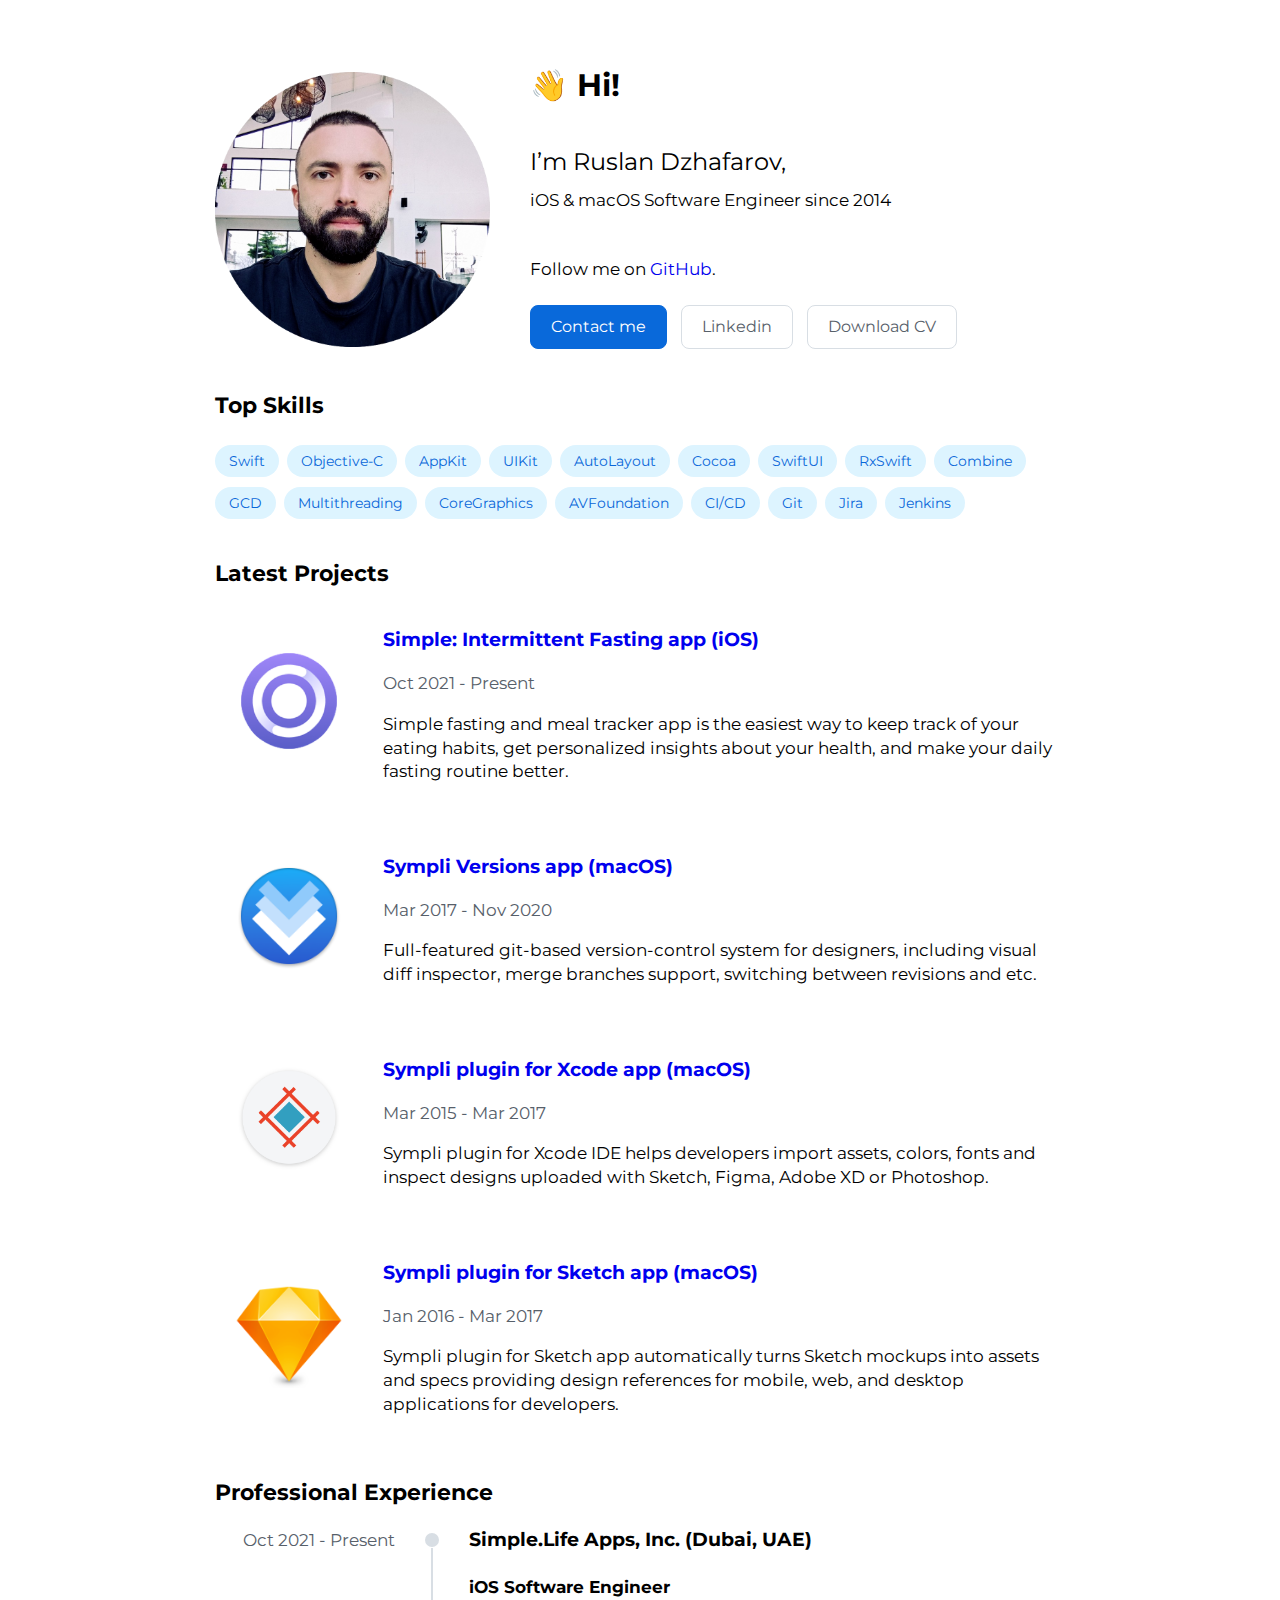
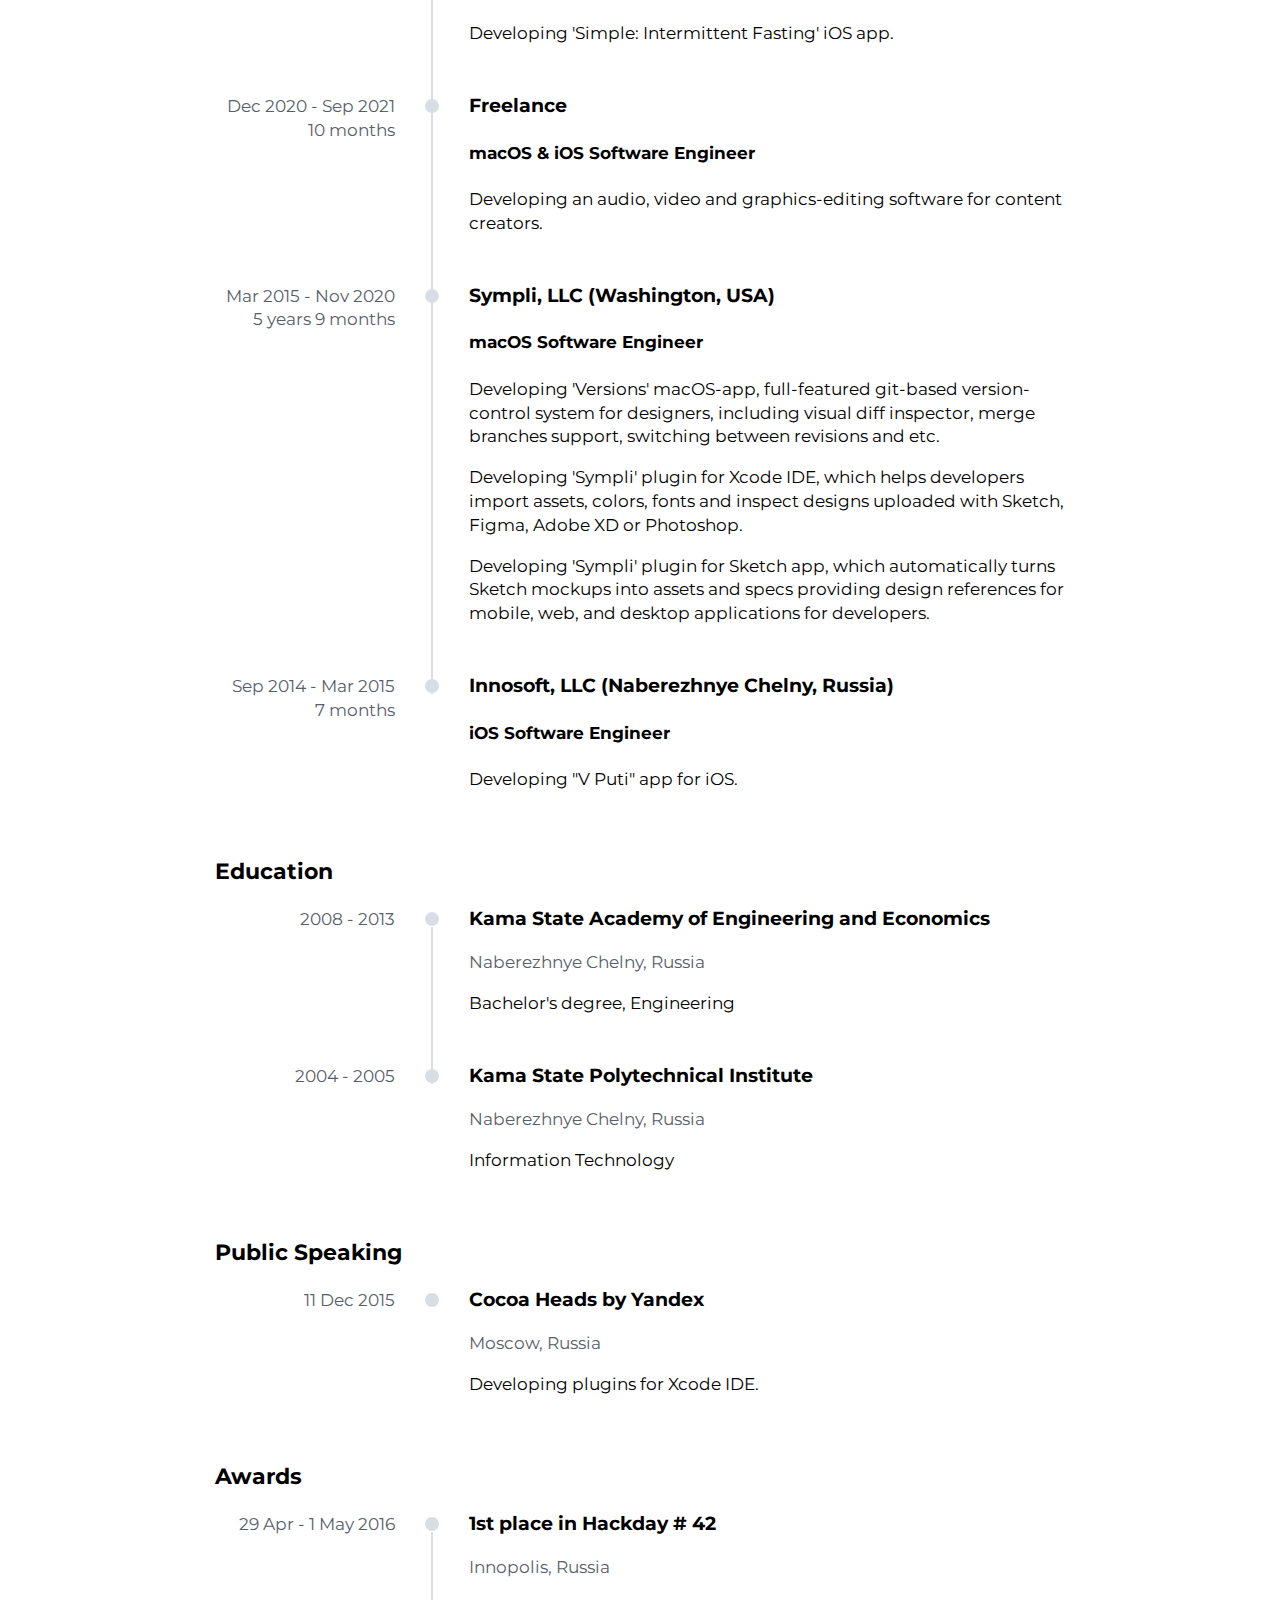
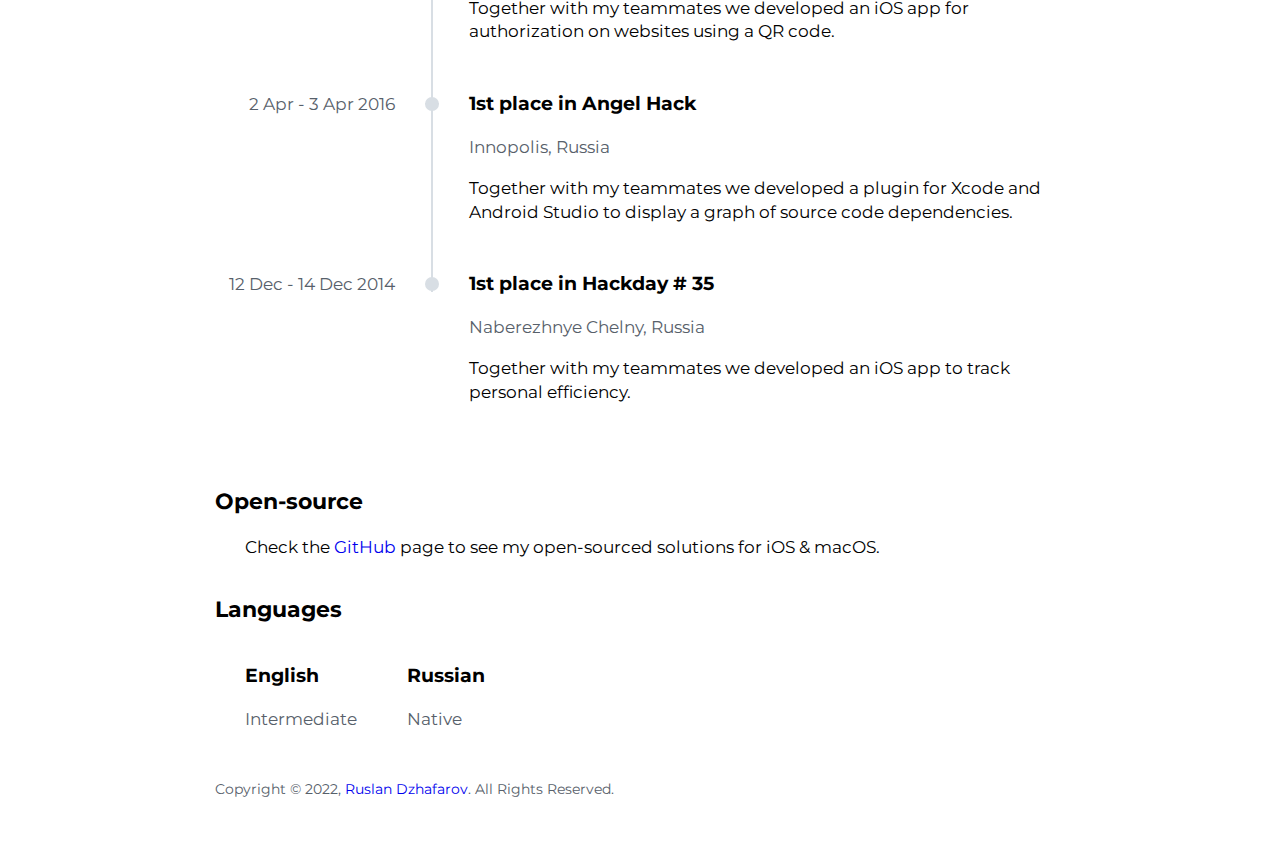
<file: index.html>
<!DOCTYPE html>
<html lang="en">
<head>
	<meta charset="utf-8">
    <meta http-equiv="X-UA-Compatible" content="IE=edge">
    <meta name="viewport" content="width=device-width, initial-scale=1">
    <title>Ruslan Dzhafarov, iOS & macOS Dev</title>
    <meta name="author" content="Ruslan Dzhafarov">
    <meta name="description" content="Ruslan Dzhafarov, a iOS & macOS Software Engineer.">
    <link href="style.css" rel="stylesheet">
    <link href="https://fonts.googleapis.com/css?family=Montserrat:400" rel="stylesheet">
</head>
<html>
	<body>
		<div class="container">
			<!-- Header -->
			<header class="display_flex align-items-center">
				<div class="photo">
					<img src="img/profile.png" alt="" width="275pt" height="275pt">
				</div>

				<div>
					<h1>👋 Hi!</h1>
					<div class="header-name">
						<p class="title">I’m Ruslan Dzhafarov,</p>
						<p>iOS & macOS Software Engineer since 2014</p>
					</div>

					<div class="padding-top-rem">
						<p>Follow me on <a href="https://github.com/russelldzhafarov">GitHub</a>.</p>
					</div>

					<div>
						<a class="btn btn-primary" href="mailto:russell.dzhafarov@gmail.com">Contact me</a>
						<a class="btn btn-secondary" href="https://www.linkedin.com/in/russelldzhafarov">Linkedin</a>
						<a class="btn btn-secondary" href="rus_dzhafarov.pdf">Download CV</a>
					</div>
				</div>
        	</header>

			<!-- Keywords -->
			<section>
				<h2 class="padding-top-rem">Top Skills</h2>
				<div>
					<a class="topic-tag" href="#">Swift</a>
					<a class="topic-tag" href="#">Objective-C</a>
					<a class="topic-tag" href="#">AppKit</a>
					<a class="topic-tag" href="#">UIKit</a>
					<a class="topic-tag" href="#">AutoLayout</a>
					<a class="topic-tag" href="#">Cocoa</a>
					<a class="topic-tag" href="#">SwiftUI</a>
					<a class="topic-tag" href="#">RxSwift</a>
					<a class="topic-tag" href="#">Combine</a>
					<a class="topic-tag" href="#">GCD</a>
					<a class="topic-tag" href="#">Multithreading</a>
					<a class="topic-tag" href="#">CoreGraphics</a>
					<a class="topic-tag" href="#">AVFoundation</a>
					<a class="topic-tag" href="#">CI/CD</a>
					<a class="topic-tag" href="#">Git</a>
					<a class="topic-tag" href="#">Jira</a>
					<a class="topic-tag" href="#">Jenkins</a>
				</div>
			</section>

			<section>
				<h2 class="padding-top-rem">Latest Projects</h2>
				<div>
					<div class="display_flex align-items-center">
						<div class="app-icon">
							<a href="https://app.appsflyer.com/id1467720176">
								<img src="img/simple@2x.png" alt="Simple: Intermittent Fasting" width="108pt" height="108pt">
							</a>
						</div>
						<div>
							<h3><a href="https://app.appsflyer.com/id1467720176">Simple: Intermittent Fasting app (iOS)</a></h3>
							<p class="date">Oct 2021 - Present</p>
							<p>Simple fasting and meal tracker app is the easiest way to keep track of your eating habits, get personalized insights about your health, and make your daily fasting routine better.</p>
						</div>
					</div>

					<div class="display_flex align-items-center app-padding-top">
						<div class="app-icon">
							<a href="https://sympli.io/versions">
								<img src="img/versions@2x.png" alt="Sympli Versions app for macOS" width="108pt" height="108pt">
							</a>
						</div>
						<div>
							<h3><a href="https://sympli.io/versions">Sympli Versions app (macOS)</a></h3>
							<p class="date">Mar 2017 - Nov 2020</p>
							<p>Full-featured git-based version-control system for designers, including visual diff inspector, merge branches support, switching between revisions and etc.</p>
						</div>
					</div>

					<div class="display_flex align-items-center app-padding-top">
						<div class="app-icon">
							<a href="https://sympli.io/handoff">
								<img src="img/sympli@2x.png" alt="Sympli plugin for Xcode app" width="108pt" height="108pt">
							</a>
						</div>
						<div>
							<h3><a href="https://sympli.io/handoff">Sympli plugin for Xcode app (macOS)</a></h3>
							<p class="date">Mar 2015 - Mar 2017</p>
							<p>Sympli plugin for Xcode IDE helps developers import assets, colors, fonts and inspect designs uploaded with Sketch, Figma, Adobe XD or Photoshop.</p>
						</div>
					</div>

					<div class="display_flex align-items-center app-padding-top">
						<div class="app-icon">
							<a href="https://sympli.io/handoff">
								<img src="img/sketch@2x.png" alt="Sympli plugin for Sketch app" width="108pt" height="108pt">
							</a>
						</div>
						<div>
							<h3><a href="https://sympli.io/handoff">Sympli plugin for Sketch app (macOS)</a></h3>
							<p class="date">Jan 2016 - Mar 2017</p>
							<p>Sympli plugin for Sketch app automatically turns Sketch mockups into assets and specs providing design references for mobile, web, and desktop applications for developers.</p>
						</div>
					</div>
				</div>
			</section>

			<!-- Experience -->
			<section>
				<div>
					<h2 class="padding-top">Professional Experience</h2>

					<div class="t__sections">
						<div class="t__content">
							<div class="t__data">
								<div class="t__date">
									<div>Oct 2021 - Present</div>
								</div>

								<div>
									<span class="t__bullet"></span>
									<span class="t__line"></span>
								</div>

								<div class="t__info">
									<h3 class="t__title">Simple.Life Apps, Inc. (Dubai, UAE)</h3>
									<h4>iOS Software Engineer</h4>
									<p>Developing 'Simple: Intermittent Fasting' iOS app.</p>
								</div>
							</div>

							<div class="t__data">
								<div class="t__date">
									<div>Dec 2020 - Sep 2021</div>
									<div>10 months</div>
								</div>

								<div>
									<span class="t__bullet"></span>
									<span class="t__line"></span>
								</div>

								<div class="t__info">
									<h3 class="t__title">Freelance</h3>
									<h4>macOS & iOS Software Engineer</h4>
									<p>Developing an audio, video and graphics-editing software for content creators.</p>
								</div>
							</div>

							<div class="t__data">
								<div class="t__date">
									<div>Mar 2015 - Nov 2020</div>
									<div>5 years 9 months</div>
								</div>

								<div>
									<span class="t__bullet"></span>
									<span class="t__line"></span>
								</div>

								<div class="t__info">
									<h3 class="t__title">Sympli, LLC (Washington, USA)</h3>
									<h4>macOS Software Engineer</h4>
									<p>Developing 'Versions' macOS-app, full-featured git-based version-control system for designers, including visual diff inspector, merge branches support, switching between revisions and etc.</p>
									<p>Developing 'Sympli' plugin for Xcode IDE, which helps developers import assets, colors, fonts and inspect designs uploaded with Sketch, Figma, Adobe XD or Photoshop.</p>
									<p>Developing 'Sympli' plugin for Sketch app, which automatically turns Sketch mockups into assets and specs providing design references for mobile, web, and desktop applications for developers.</p>
								</div>
							</div>

							<div class="t__data">
								<div class="t__date">
									<div>Sep 2014 - Mar 2015</div>
									<div>7 months</div>
								</div>

								<div>
									<span class="t__bullet"></span>
								</div>

								<div class="t__info">
									<h3 class="t__title">Innosoft, LLC (Naberezhnye Chelny, Russia)</h3>
									<h4>iOS Software Engineer</h4>
									<p>Developing "V Puti" app for iOS.</p>
								</div>
							</div>

						</div>
					</div>
				</div>
			</section>

			<!-- Education -->
			<section>
				<h2>Education</h2>

				<div class="t__sections">
					<div class="t__content">

						<div class="t__data">
							<div class="t__date">2008 - 2013</div>

							<div>
								<span class="t__bullet"></span>
								<span class="t__line"></span>
							</div>

							<div class="t__info">
								<h3 class="t__title">Kama State Academy of Engineering and Economics</h3>
								<div class="t__subtitle">Naberezhnye Chelny, Russia</div>
								<p>Bachelor's degree, Engineering</p>
							</div>
						</div>

						<div class="t__data">
							<div class="t__date">2004 - 2005</div>

							<div>
								<span class="t__bullet"></span>
							</div>

							<div class="t__info">
								<h3 class="t__title">Kama State Polytechnical Institute</h3>
								<div class="t__subtitle">Naberezhnye Chelny, Russia</div>
								<p>Information Technology</p>
							</div>
						</div>

					</div>
				</div>

			</section>
	        
			<!-- Public Speaking -->
			<section>
				<h2>Public Speaking</h2>

				<div class="t__sections">
					<div class="t__content">

						<div class="t__data">
							<div class="t__date">11 Dec 2015</div>

							<div>
								<span class="t__bullet"></span>
							</div>

							<div class="t__info">
								<h3 class="t__title">Cocoa Heads by Yandex</h3>
								<div class="t__subtitle">Moscow, Russia</div>
								<p>Developing plugins for Xcode IDE.</p>
							</div>
						</div>

					</div>
				</div>
			</section>

			<!-- Awards -->
			<section>
				<h2>Awards</h2>

				<div class="t__sections">
					<div class="t__content">

						<div class="t__data">
							<div class="t__date">29 Apr - 1 May 2016</div>

							<div>
								<span class="t__bullet"></span>
								<span class="t__line"></span>
							</div>

							<div class="t__info">
								<h3 class="t__title">1st place in Hackday # 42</h3>
								<div class="t__subtitle">Innopolis, Russia</div>
								<p>Together with my teammates we developed an iOS app for authorization on websites using a QR code.</p>
							</div>
						</div>

						<div class="t__data">
							<div class="t__date">2 Apr - 3 Apr 2016</div>

							<div>
								<span class="t__bullet"></span>
								<span class="t__line"></span>
							</div>

							<div class="t__info">
								<h3 class="t__title">1st place in Angel Hack</h3>
								<div class="t__subtitle">Innopolis, Russia</div>
								<p>Together with my teammates we developed a plugin for Xcode and Android Studio to display a graph of source code dependencies.</p>
							</div>
						</div>

						<div class="t__data">
							<div class="t__date">12 Dec - 14 Dec 2014</div>

							<div>
								<span class="t__bullet"></span>
							</div>

							<div class="t__info">
								<h3 class="t__title">1st place in Hackday # 35</h3>
								<div class="t__subtitle">Naberezhnye Chelny, Russia</div>
								<p>Together with my teammates we developed an iOS app to track personal efficiency.</p>
							</div>
						</div>

					</div>
				</div>

			</section>

			<!-- Open-source -->
			<section>
				<h2 class="padding-top-rem">Open-source</h2>
				<p class="margin-left-30">Check the <a href="https://github.com/russelldzhafarov">GitHub</a> page to see my open-sourced solutions for iOS & macOS.</p>
			</section>

			<!-- Languages -->
			<section>
				<h2 class="padding-top-rem">Languages</h2>

				<div class="display_flex">

					<div class="margin-left-30">
						<h3>English</h3>
						<span class="subtitle_color">Intermediate</span>
					</div>

					<div class="margin-left-50">
						<h3>Russian</h3>
						<span class="subtitle_color">Native</span>
					</div>
				</div>
			</section>
			
			<!-- Footer -->
			<footer class="footer">
				<p>Copyright © 2022, <a href="https://russelldzhafarov.github.io">Ruslan Dzhafarov</a>. All Rights Reserved.</p>
			</footer>
		</div>
		
		<!-- Yandex.Metrika counter -->
		<script type="text/javascript" >
		   (function(m,e,t,r,i,k,a){m[i]=m[i]||function(){(m[i].a=m[i].a||[]).push(arguments)};
		   m[i].l=1*new Date();k=e.createElement(t),a=e.getElementsByTagName(t)[0],k.async=1,k.src=r,a.parentNode.insertBefore(k,a)})
		   (window, document, "script", "https://mc.yandex.ru/metrika/tag.js", "ym");

		   ym(85840035, "init", {
		        clickmap:true,
		        trackLinks:true,
		        accurateTrackBounce:true
		   });
		</script>
		<noscript><div><img src="https://mc.yandex.ru/watch/85840035" style="position:absolute; left:-9999px;" alt="" /></div></noscript>
		<!-- /Yandex.Metrika counter -->

	</body>
</html>
</file>
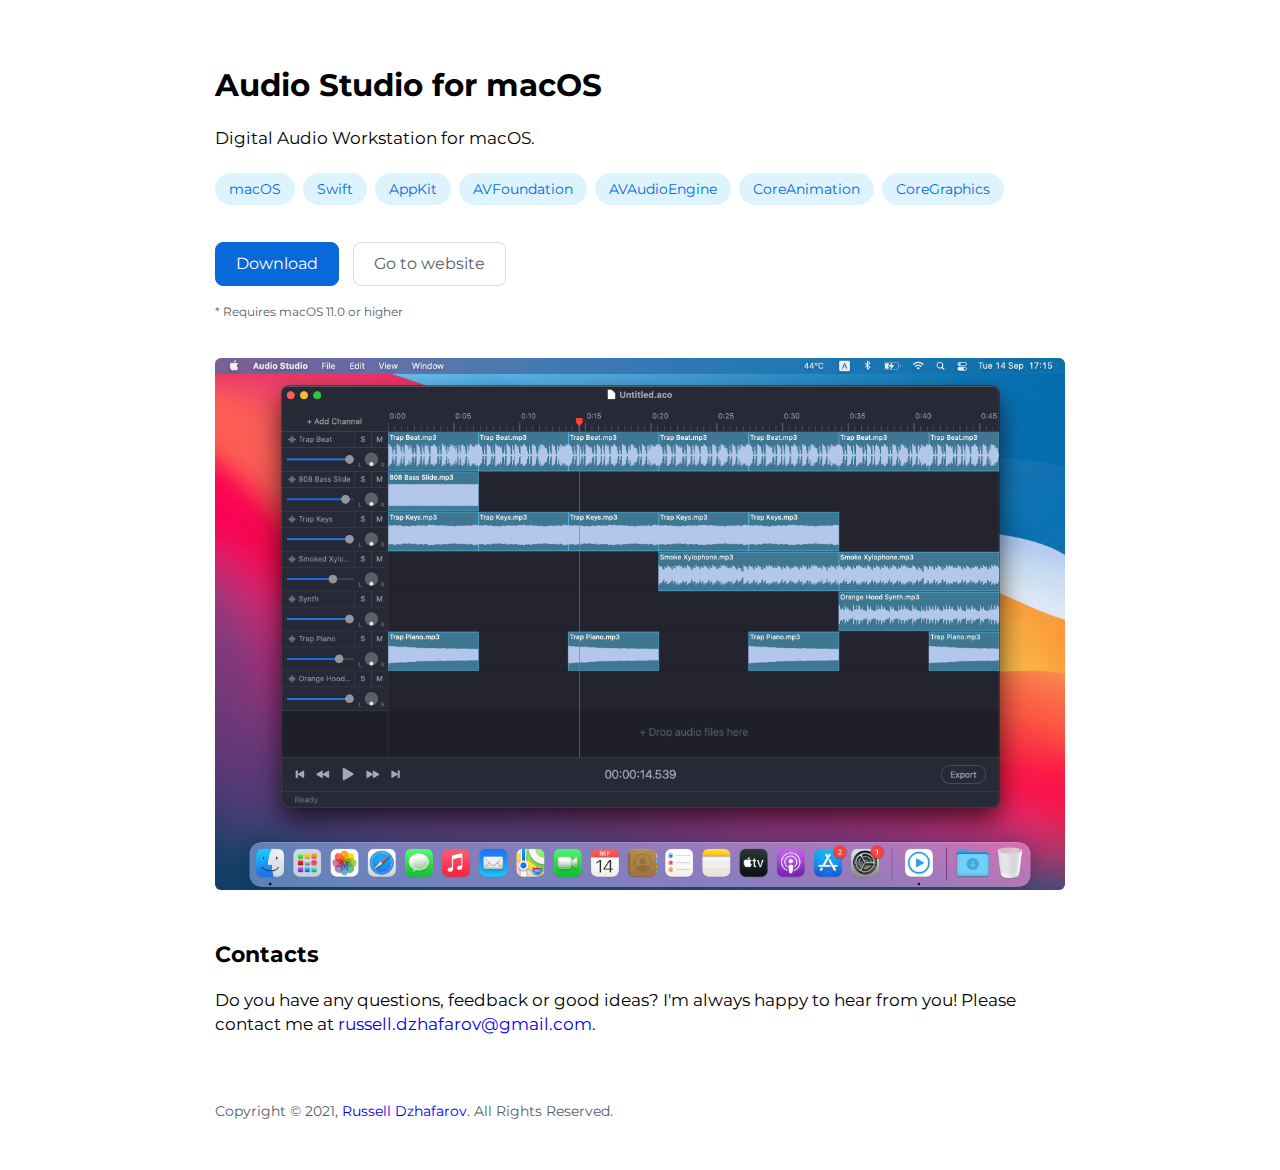
<file: astudio.html>
<!DOCTYPE html>
<html lang="en">
<head>
	<meta charset="utf-8">
    <meta http-equiv="X-UA-Compatible" content="IE=edge">
    <meta name="viewport" content="width=device-width, initial-scale=1">
    <title>Audio Studio for macOS</title>
    <meta name="author" content="Russell Dzhafarov">
    <meta name="description" content="Russell Dzhafarov, a macOS & iOS Software Engineer.">
    <link href="style.css" rel="stylesheet">
    <link href="https://fonts.googleapis.com/css?family=Montserrat:400" rel="stylesheet">
</head>
<html>
	<body>
		<div class="container">
			<header>
				<h1>Audio Studio for macOS</h1>
				<p>Digital Audio Workstation for macOS.</p>
			</header>

			<div>
				<a class="topic-tag" href="#">macOS</a>
				<a class="topic-tag" href="#">Swift</a>
				<a class="topic-tag" href="#">AppKit</a>
				<a class="topic-tag" href="#">AVFoundation</a>
				<a class="topic-tag" href="#">AVAudioEngine</a>
				<a class="topic-tag" href="#">CoreAnimation</a>
				<a class="topic-tag" href="#">CoreGraphics</a>
			</div>

			<div class="padding-top">
				<a class="btn btn-primary" href="https://github.com/russelldzhafarov/audio-studio-public/releases/download/v1.0.1/AudioStudio.zip">Download</a>
				<a class="btn btn-secondary" href="https://github.com/russelldzhafarov/audio-studio-public">Go to website</a>
				<p class="os">* Requires macOS 11.0 or higher</p>
			</div>

			<div class="rounded-corners padding-top">
				<img class="img rounded-corners" src="img/AudioStudio_1.png" alt="">
			</div>

			<div class="padding-top">
				<h2>Contacts</h2>
				<p>Do you have any questions, feedback or good ideas? I'm always happy to hear from you! Please contact me at <a href="mailto:russell.dzhafarov@gmail.com">russell.dzhafarov@gmail.com</a>.</p>
			</div>
			
			<!-- Footer -->
			<footer class="footer">
				<p>Copyright © 2021, <a href="https://russelldzhafarov.github.io">Russell Dzhafarov</a>. All Rights Reserved.</p>
			</footer>
		</div>

		<!-- Yandex.Metrika counter -->
		<script type="text/javascript" >
		   (function(m,e,t,r,i,k,a){m[i]=m[i]||function(){(m[i].a=m[i].a||[]).push(arguments)};
		   m[i].l=1*new Date();k=e.createElement(t),a=e.getElementsByTagName(t)[0],k.async=1,k.src=r,a.parentNode.insertBefore(k,a)})
		   (window, document, "script", "https://mc.yandex.ru/metrika/tag.js", "ym");

		   ym(85840035, "init", {
		        clickmap:true,
		        trackLinks:true,
		        accurateTrackBounce:true
		   });
		</script>
		<noscript><div><img src="https://mc.yandex.ru/watch/85840035" style="position:absolute; left:-9999px;" alt="" /></div></noscript>
		<!-- /Yandex.Metrika counter -->
	</body>
</html>
</file>
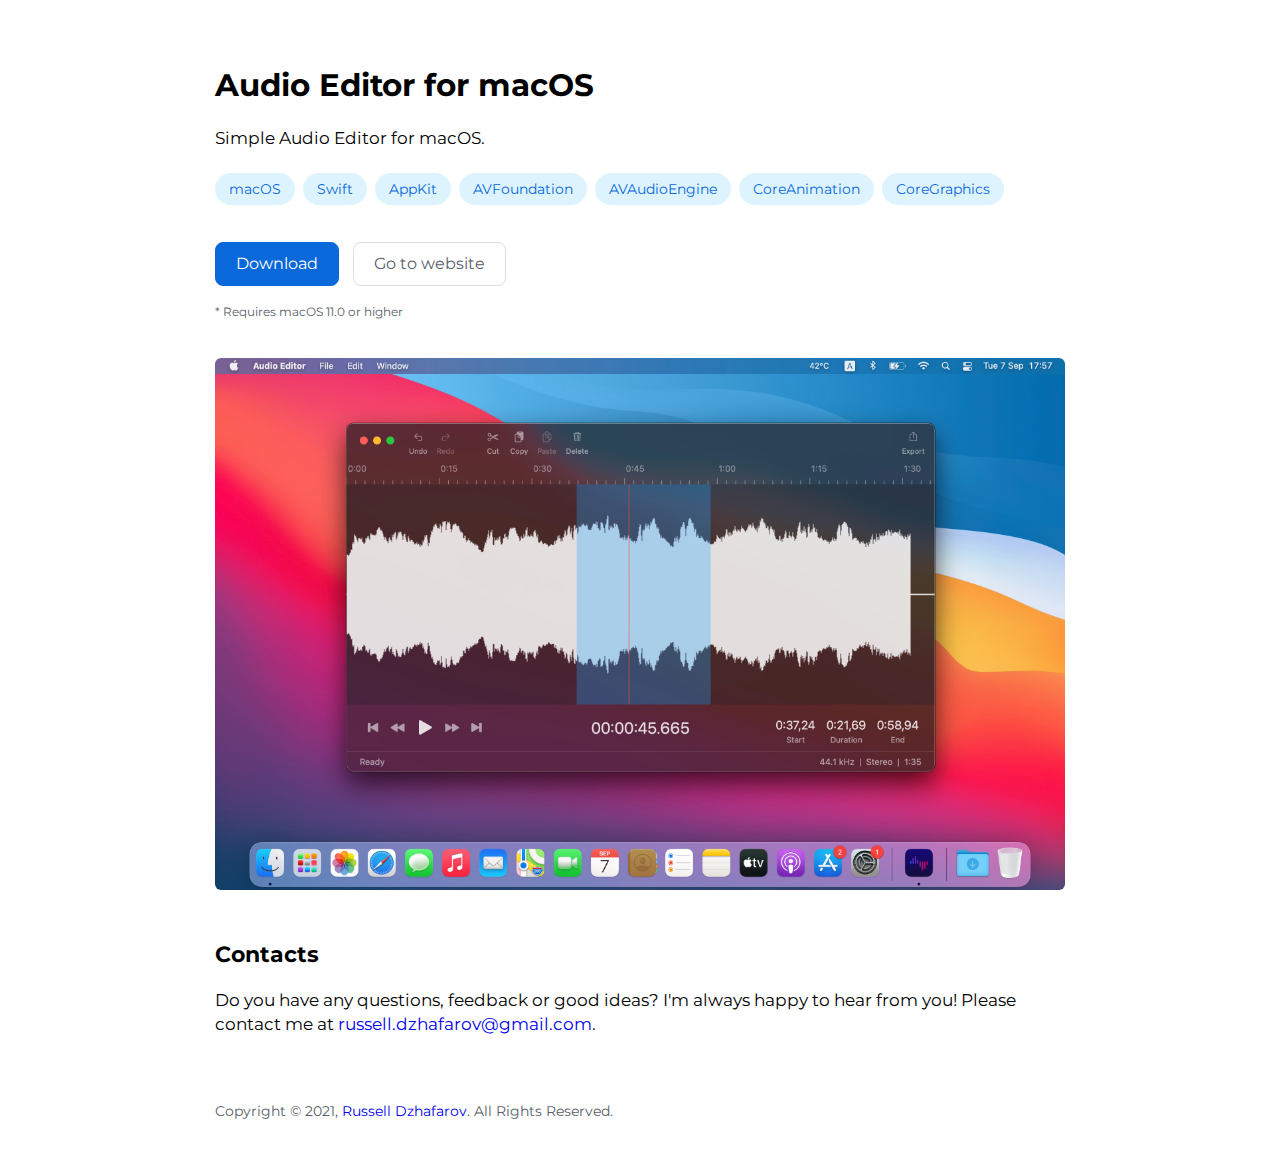
<file: audioeditor.html>
<!DOCTYPE html>
<html lang="en">
<head>
	<meta charset="utf-8">
    <meta http-equiv="X-UA-Compatible" content="IE=edge">
    <meta name="viewport" content="width=device-width, initial-scale=1">
    <title>Audio Editor for macOS</title>
    <meta name="author" content="Russell Dzhafarov">
    <meta name="description" content="Russell Dzhafarov, a macOS & iOS Software Engineer.">
    <link href="style.css" rel="stylesheet">
    <link href="https://fonts.googleapis.com/css?family=Montserrat:400" rel="stylesheet">
</head>
<html>
	<body>
		<div class="container">
			<header>
				<h1>Audio Editor for macOS</h1>
				<p>Simple Audio Editor for macOS.</p>
			</header>

			<div>
				<a class="topic-tag" href="#">macOS</a>
				<a class="topic-tag" href="#">Swift</a>
				<a class="topic-tag" href="#">AppKit</a>
				<a class="topic-tag" href="#">AVFoundation</a>
				<a class="topic-tag" href="#">AVAudioEngine</a>
				<a class="topic-tag" href="#">CoreAnimation</a>
				<a class="topic-tag" href="#">CoreGraphics</a>
			</div>

			<div class="padding-top">
				<a class="btn btn-primary" href="https://github.com/russelldzhafarov/audio-editor-public/releases/download/v1.0.1/AudioEditor.zip">Download</a>
				<a class="btn btn-secondary" href="https://github.com/russelldzhafarov/audio-editor-public">Go to website</a>
				<p class="os">* Requires macOS 11.0 or higher</p>
			</div>

			<div class="rounded-corners padding-top">
				<img class="img rounded-corners" src="img/AudioEditor.jpg" alt="">
			</div>

			<div class="padding-top">
				<h2>Contacts</h2>
				<p>Do you have any questions, feedback or good ideas? I'm always happy to hear from you! Please contact me at <a href="mailto:russell.dzhafarov@gmail.com">russell.dzhafarov@gmail.com</a>.</p>
			</div>
			
			<!-- Footer -->
			<footer class="footer">
				<p>Copyright © 2021, <a href="https://russelldzhafarov.github.io">Russell Dzhafarov</a>. All Rights Reserved.</p>
			</footer>
		</div>

		<!-- Yandex.Metrika counter -->
		<script type="text/javascript" >
		   (function(m,e,t,r,i,k,a){m[i]=m[i]||function(){(m[i].a=m[i].a||[]).push(arguments)};
		   m[i].l=1*new Date();k=e.createElement(t),a=e.getElementsByTagName(t)[0],k.async=1,k.src=r,a.parentNode.insertBefore(k,a)})
		   (window, document, "script", "https://mc.yandex.ru/metrika/tag.js", "ym");

		   ym(85840035, "init", {
		        clickmap:true,
		        trackLinks:true,
		        accurateTrackBounce:true
		   });
		</script>
		<noscript><div><img src="https://mc.yandex.ru/watch/85840035" style="position:absolute; left:-9999px;" alt="" /></div></noscript>
		<!-- /Yandex.Metrika counter -->
	</body>
</html>
</file>
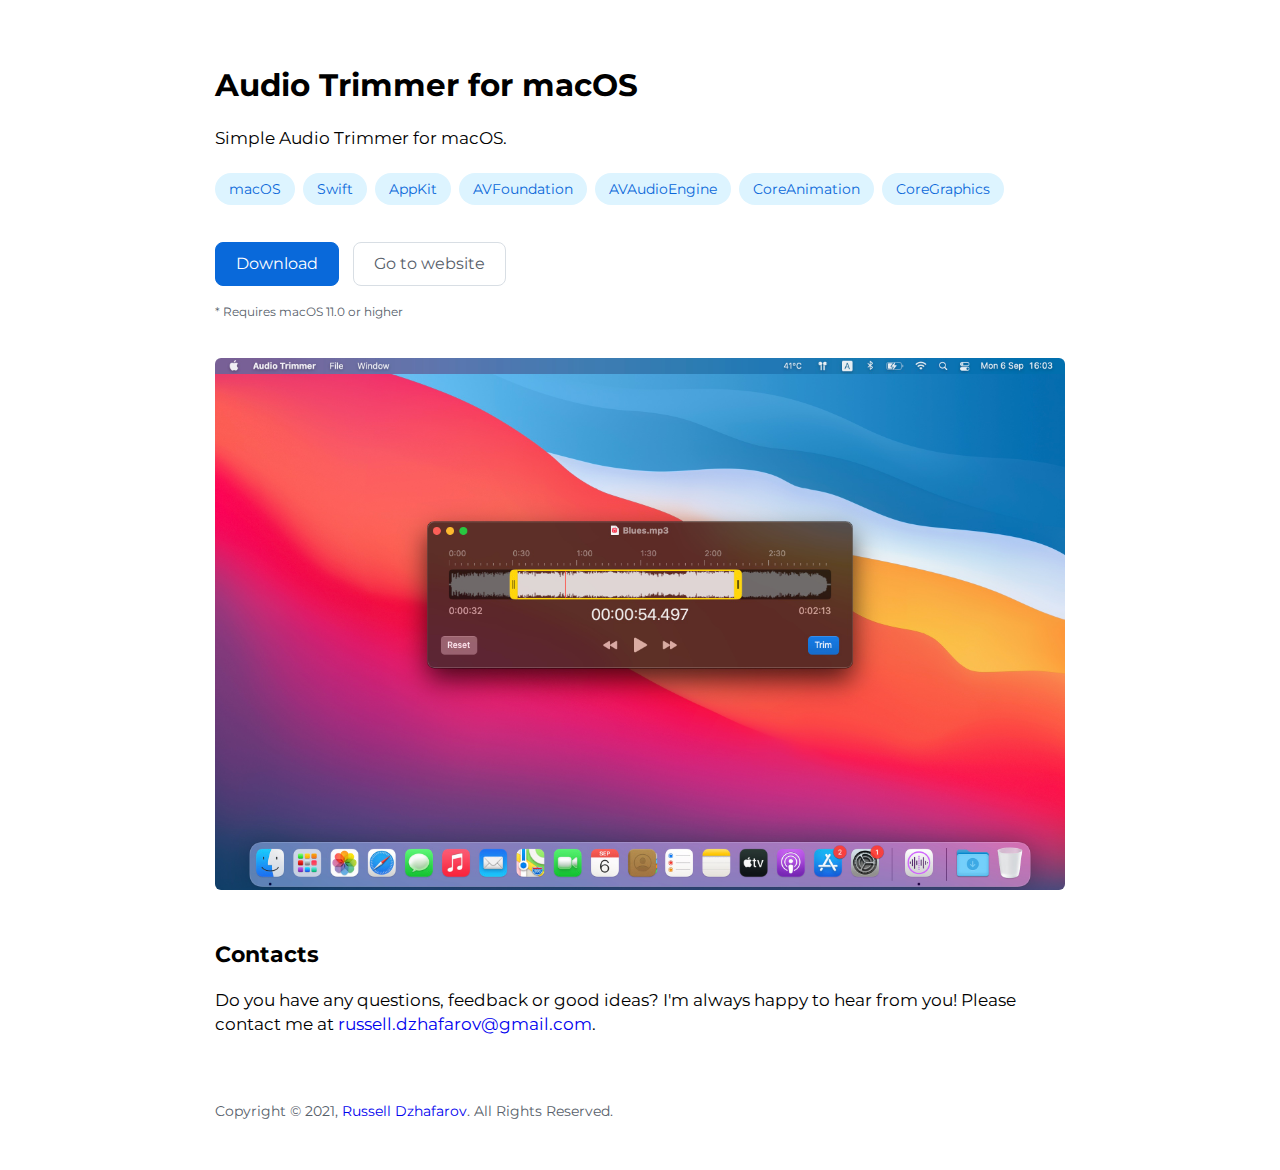
<file: audiotrimmer.html>
<!DOCTYPE html>
<html lang="en">
<head>
	<meta charset="utf-8">
    <meta http-equiv="X-UA-Compatible" content="IE=edge">
    <meta name="viewport" content="width=device-width, initial-scale=1">
    <title>Audio Trimmer for macOS</title>
    <meta name="author" content="Russell Dzhafarov">
    <meta name="description" content="Russell Dzhafarov, a macOS & iOS Software Engineer.">
    <link href="style.css" rel="stylesheet">
    <link href="https://fonts.googleapis.com/css?family=Montserrat:400" rel="stylesheet">
</head>
<html>
	<body>
		<div class="container">
			<header>
				<h1>Audio Trimmer for macOS</h1>
				<p>Simple Audio Trimmer for macOS.</p>
			</header>

			<div>
				<a class="topic-tag" href="#">macOS</a>
				<a class="topic-tag" href="#">Swift</a>
				<a class="topic-tag" href="#">AppKit</a>
				<a class="topic-tag" href="#">AVFoundation</a>
				<a class="topic-tag" href="#">AVAudioEngine</a>
				<a class="topic-tag" href="#">CoreAnimation</a>
				<a class="topic-tag" href="#">CoreGraphics</a>
			</div>

			<div class="padding-top">
				<a class="btn btn-primary" href="https://github.com/russelldzhafarov/audio-trimmer-macos/releases/download/v1.0.1/AudioTrimmer.zip">Download</a>
				<a class="btn btn-secondary" href="https://github.com/russelldzhafarov/audio-trimmer-macos">Go to website</a>
				<p class="os">* Requires macOS 11.0 or higher</p>
			</div>

			<div class="rounded-corners padding-top">
				<img class="img rounded-corners" src="img/AudioTrimmer.jpg" alt="">
			</div>

			<div class="padding-top">
				<h2>Contacts</h2>
				<p>Do you have any questions, feedback or good ideas? I'm always happy to hear from you! Please contact me at <a href="mailto:russell.dzhafarov@gmail.com">russell.dzhafarov@gmail.com</a>.</p>
			</div>
			
			<!-- Footer -->
			<footer class="footer">
				<p>Copyright © 2021, <a href="https://russelldzhafarov.github.io">Russell Dzhafarov</a>. All Rights Reserved.</p>
			</footer>
		</div>

		<!-- Yandex.Metrika counter -->
		<script type="text/javascript" >
		   (function(m,e,t,r,i,k,a){m[i]=m[i]||function(){(m[i].a=m[i].a||[]).push(arguments)};
		   m[i].l=1*new Date();k=e.createElement(t),a=e.getElementsByTagName(t)[0],k.async=1,k.src=r,a.parentNode.insertBefore(k,a)})
		   (window, document, "script", "https://mc.yandex.ru/metrika/tag.js", "ym");

		   ym(85840035, "init", {
		        clickmap:true,
		        trackLinks:true,
		        accurateTrackBounce:true
		   });
		</script>
		<noscript><div><img src="https://mc.yandex.ru/watch/85840035" style="position:absolute; left:-9999px;" alt="" /></div></noscript>
		<!-- /Yandex.Metrika counter -->
	</body>
</html>
</file>
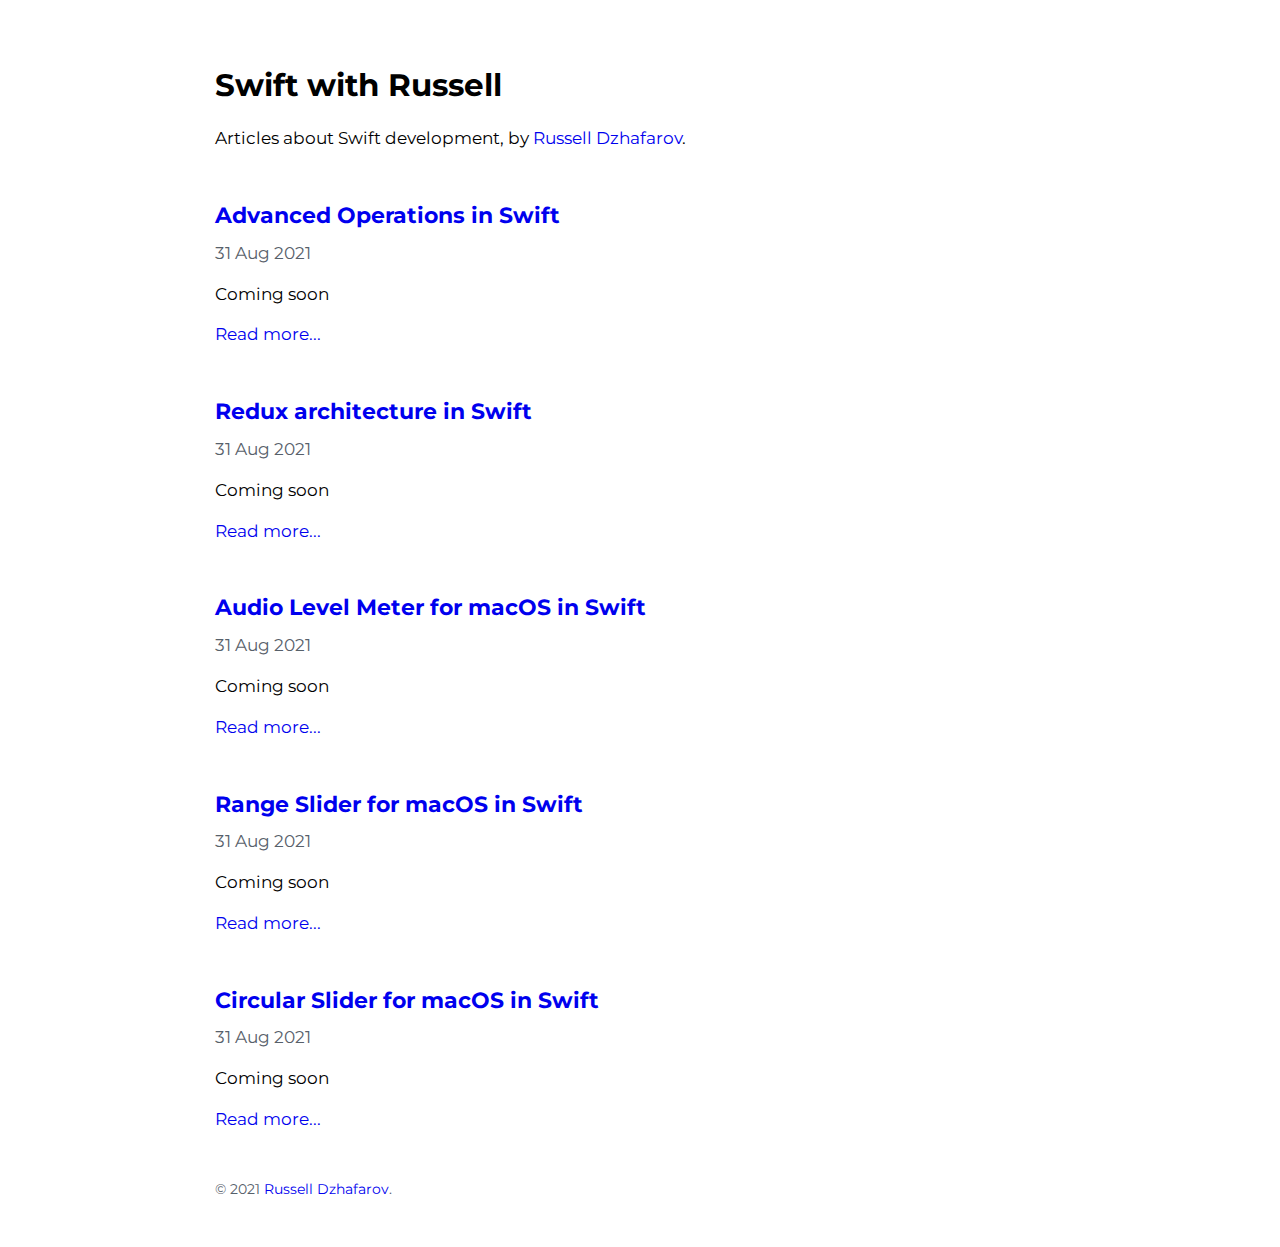
<file: blog.html>
<!DOCTYPE html>
<html lang="en">
<head>
    <meta charset="UTF-8">
    <meta http-equiv="X-UA-Compatible" content="IE=edge">
    <meta name="viewport" content="width=device-width, initial-scale=1.0">
    <title>Document</title>
    <meta name="author" content="Russell Dzhafarov">
    <meta name="description" content="Russell Dzhafarov, a macOS & iOS Software Engineer.">
    <link href="style.css" rel="stylesheet">
    <link href="https://fonts.googleapis.com/css?family=Montserrat:400" rel="stylesheet">
</head>
<body>
    <div class="container">
        <header>
            <h1>Swift with Russell</h1>
            <p>Articles about Swift development, by <a href="https://russelldzhafarov.github.io">Russell Dzhafarov</a>.</p>
        </header>

        <article>
            <h2>
                <a href="#">Advanced Operations in Swift</a>
            </h2>

            <time datetime="2021-08-31T00:00:00+00:00" class="post-date">31 Aug 2021</time>

            <p>Coming soon</p>

            <a href="#">Read more...</a>
        </article>

        <article>
            <h2>
                <a href="#">Redux architecture in Swift</a>
            </h2>

            <time datetime="2021-08-31T00:00:00+00:00" class="post-date">31 Aug 2021</time>

            <p>Coming soon</p>

            <a href="#">Read more...</a>
        </article>

        <article>
            <h2>
                <a href="#">Audio Level Meter for macOS in Swift</a>
            </h2>

            <time datetime="2021-09-01T00:00:00+00:00" class="post-date">31 Aug 2021</time>

            <p>Coming soon</p>

            <a href="#">Read more...</a>
        </article>

        <article>
            <h2>
                <a href="#">Range Slider for macOS in Swift</a>
            </h2>

            <time datetime="2021-08-31T00:00:00+00:00" class="post-date">31 Aug 2021</time>

            <p>Coming soon</p>

            <a href="#">Read more...</a>
        </article>

        <article>
            <h2>
                <a href="#">Circular Slider for macOS in Swift</a>
            </h2>

            <time datetime="2021-08-31T00:00:00+00:00" class="post-date">31 Aug 2021</time>

            <p>Coming soon</p>

            <a href="#">Read more...</a>
        </article>

        <!-- Footer -->
        <footer class="footer">
            <p>© 2021 <a href="https://russelldzhafarov.github.io">Russell Dzhafarov</a>.</p>
        </footer>
    </div>
</body>
</html>
</file>
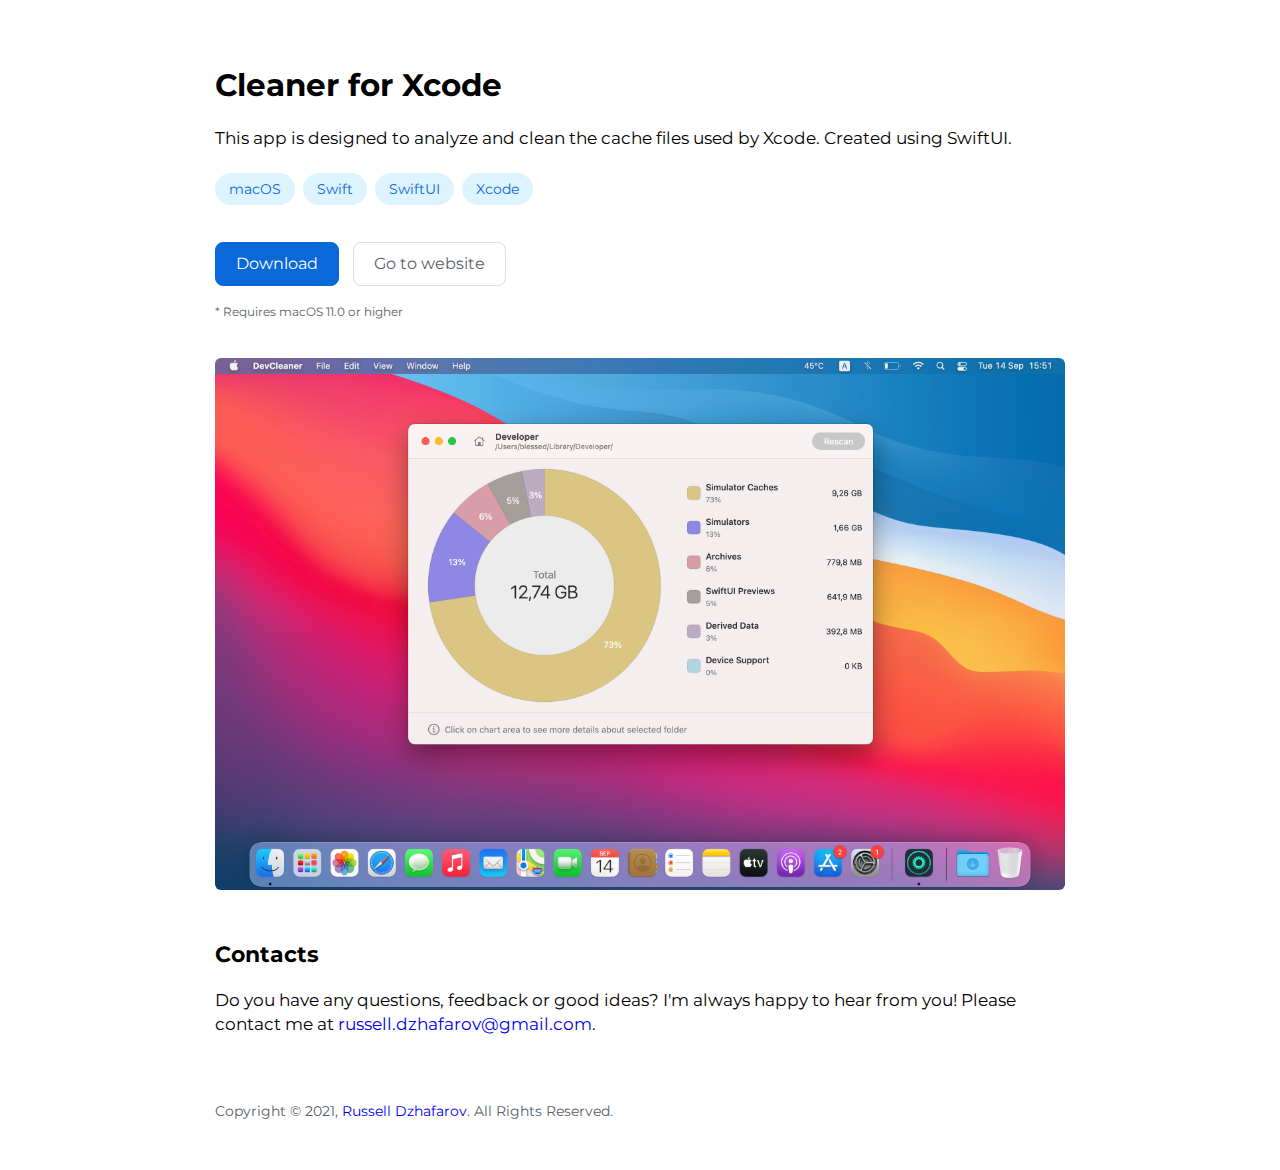
<file: cleaner.html>
<!DOCTYPE html>
<html lang="en">
<head>
	<meta charset="utf-8">
    <meta http-equiv="X-UA-Compatible" content="IE=edge">
    <meta name="viewport" content="width=device-width, initial-scale=1">
    <title>Cleaner for Xcode</title>
    <meta name="author" content="Russell Dzhafarov">
    <meta name="description" content="Russell Dzhafarov, a macOS & iOS Software Engineer.">
    <link href="style.css" rel="stylesheet">
    <link href="https://fonts.googleapis.com/css?family=Montserrat:400" rel="stylesheet">
</head>
<html>
	<body>
		<div class="container">
			<header>
				<h1>Cleaner for Xcode</h1>
				<p>This app is designed to analyze and clean the cache files used by Xcode. Created using SwiftUI.</p>
			</header>

			<div>
				<a class="topic-tag" href="#">macOS</a>
				<a class="topic-tag" href="#">Swift</a>
				<a class="topic-tag" href="#">SwiftUI</a>
				<a class="topic-tag" href="#">Xcode</a>
			</div>

			<div class="padding-top">
				<a class="btn btn-primary" href="https://github.com/russelldzhafarov/dev-cleaner-macos/releases/download/v1.0.1/DevCleaner.zip">Download</a>
				<a class="btn btn-secondary" href="https://github.com/russelldzhafarov/dev-cleaner-macos">Go to website</a>
				<p class="os">* Requires macOS 11.0 or higher</p>
			</div>

			<div class="rounded-corners padding-top">
				<img class="img rounded-corners" src="img/DevCleaner_2.png" alt="">
			</div>

			<div class="padding-top">
				<h2>Contacts</h2>
				<p>Do you have any questions, feedback or good ideas? I'm always happy to hear from you! Please contact me at <a href="mailto:russell.dzhafarov@gmail.com">russell.dzhafarov@gmail.com</a>.</p>
			</div>
			
			<!-- Footer -->
			<footer class="footer">
				<p>Copyright © 2021, <a href="https://russelldzhafarov.github.io">Russell Dzhafarov</a>. All Rights Reserved.</p>
			</footer>
		</div>

		<!-- Yandex.Metrika counter -->
		<script type="text/javascript" >
		   (function(m,e,t,r,i,k,a){m[i]=m[i]||function(){(m[i].a=m[i].a||[]).push(arguments)};
		   m[i].l=1*new Date();k=e.createElement(t),a=e.getElementsByTagName(t)[0],k.async=1,k.src=r,a.parentNode.insertBefore(k,a)})
		   (window, document, "script", "https://mc.yandex.ru/metrika/tag.js", "ym");

		   ym(85840035, "init", {
		        clickmap:true,
		        trackLinks:true,
		        accurateTrackBounce:true
		   });
		</script>
		<noscript><div><img src="https://mc.yandex.ru/watch/85840035" style="position:absolute; left:-9999px;" alt="" /></div></noscript>
		<!-- /Yandex.Metrika counter -->
	</body>
</html>
</file>
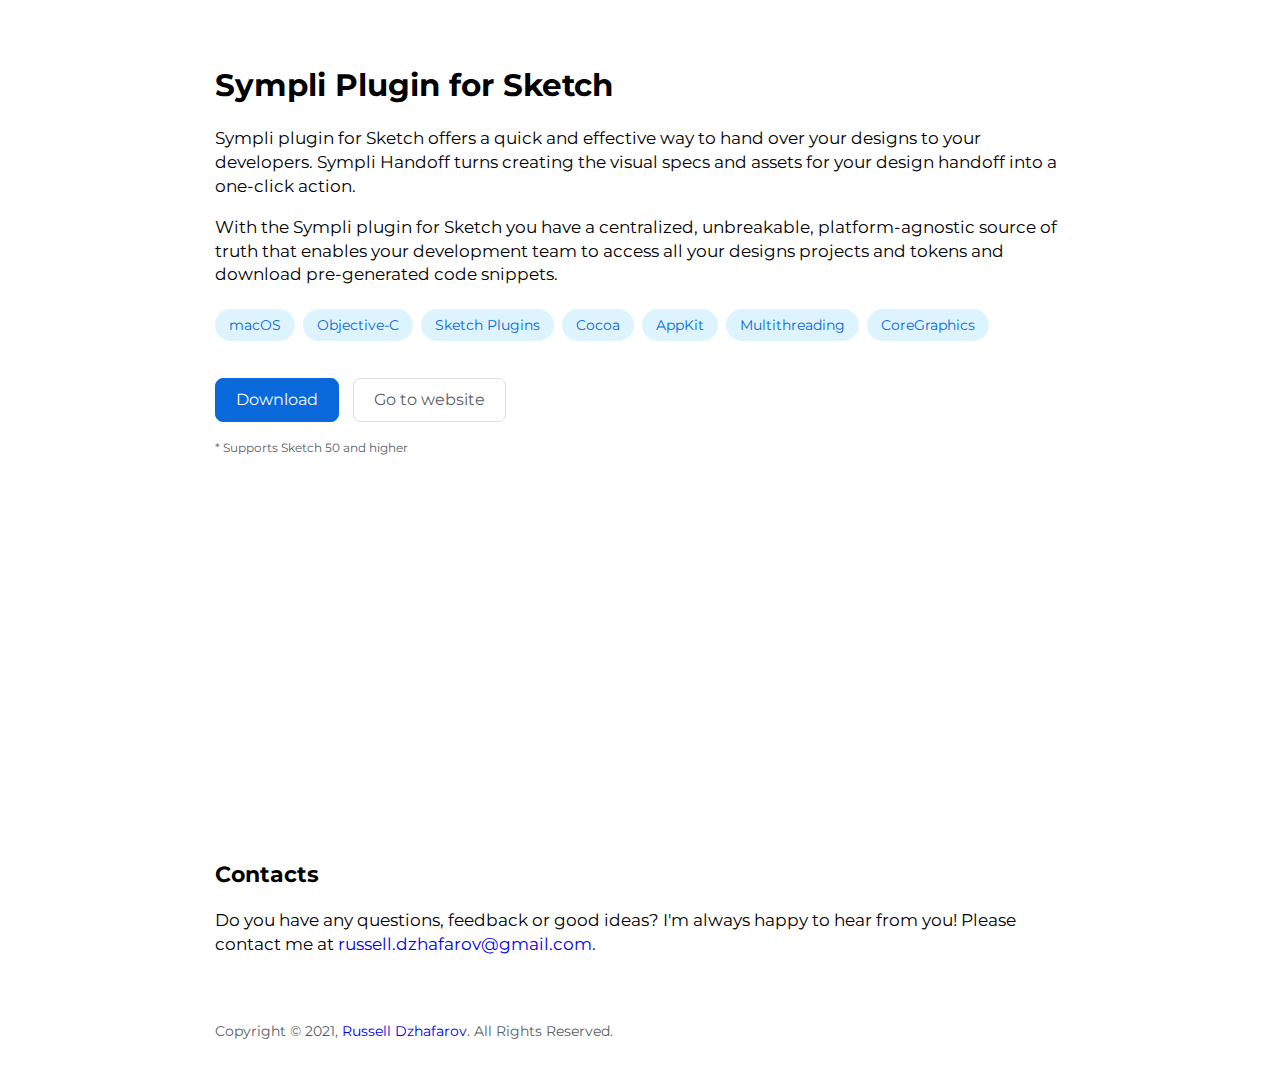
<file: sketch.html>
<!DOCTYPE html>
<html lang="en">
<head>
	<meta charset="utf-8">
    <meta http-equiv="X-UA-Compatible" content="IE=edge">
    <meta name="viewport" content="width=device-width, initial-scale=1">
    <title>Sympli Plugin for Sketch</title>
    <meta name="author" content="Russell Dzhafarov">
    <meta name="description" content="Russell Dzhafarov, a macOS & iOS Software Engineer.">
    <link href="style.css" rel="stylesheet">
    <link href="https://fonts.googleapis.com/css?family=Montserrat:400" rel="stylesheet">
</head>
<html>
	<body>
		<div class="container">
			<header>
				<h1>Sympli Plugin for Sketch</h1>
				<p>Sympli plugin for Sketch offers a quick and effective way to hand over your designs to your developers. Sympli Handoff turns creating the visual specs and assets for your design handoff into a one-click action.</p>
				<p>With the Sympli plugin for Sketch you have a centralized, unbreakable, platform-agnostic source of truth that enables your development team to access all your designs projects and tokens and download pre-generated code snippets.</p>
			</header>

			<div>
				<a class="topic-tag" href="#">macOS</a>
				<a class="topic-tag" href="#">Objective-C</a>
				<a class="topic-tag" href="#">Sketch Plugins</a>
				<a class="topic-tag" href="#">Cocoa</a>
				<a class="topic-tag" href="#">AppKit</a>
				<a class="topic-tag" href="#">Multithreading</a>
				<a class="topic-tag" href="#">CoreGraphics</a>
			</div>

			<div class="padding-top">
				<a class="btn btn-primary" href="https://app.sympli.io/download/plugin/sketch/alt/latest">Download</a>
				<a class="btn btn-secondary" href="https://sympli.io/downloads">Go to website</a>
				<p class="os">* Supports Sketch 50 and higher</p>
			</div>

			<div class="padding-top">
				<iframe width="560" height="315" src="https://www.youtube.com/embed/RW9z6LZpkmE" title="YouTube video player" frameborder="0" allow="accelerometer; autoplay; clipboard-write; encrypted-media; gyroscope; picture-in-picture" allowfullscreen></iframe>
			</div>

			<div class="padding-top">
				<h2>Contacts</h2>
				<p>Do you have any questions, feedback or good ideas? I'm always happy to hear from you! Please contact me at <a href="mailto:russell.dzhafarov@gmail.com">russell.dzhafarov@gmail.com</a>.</p>
			</div>
			
			<!-- Footer -->
			<footer class="footer">
				<p>Copyright © 2021, <a href="https://russelldzhafarov.github.io">Russell Dzhafarov</a>. All Rights Reserved.</p>
			</footer>
		</div>
	</body>
</html>
</file>
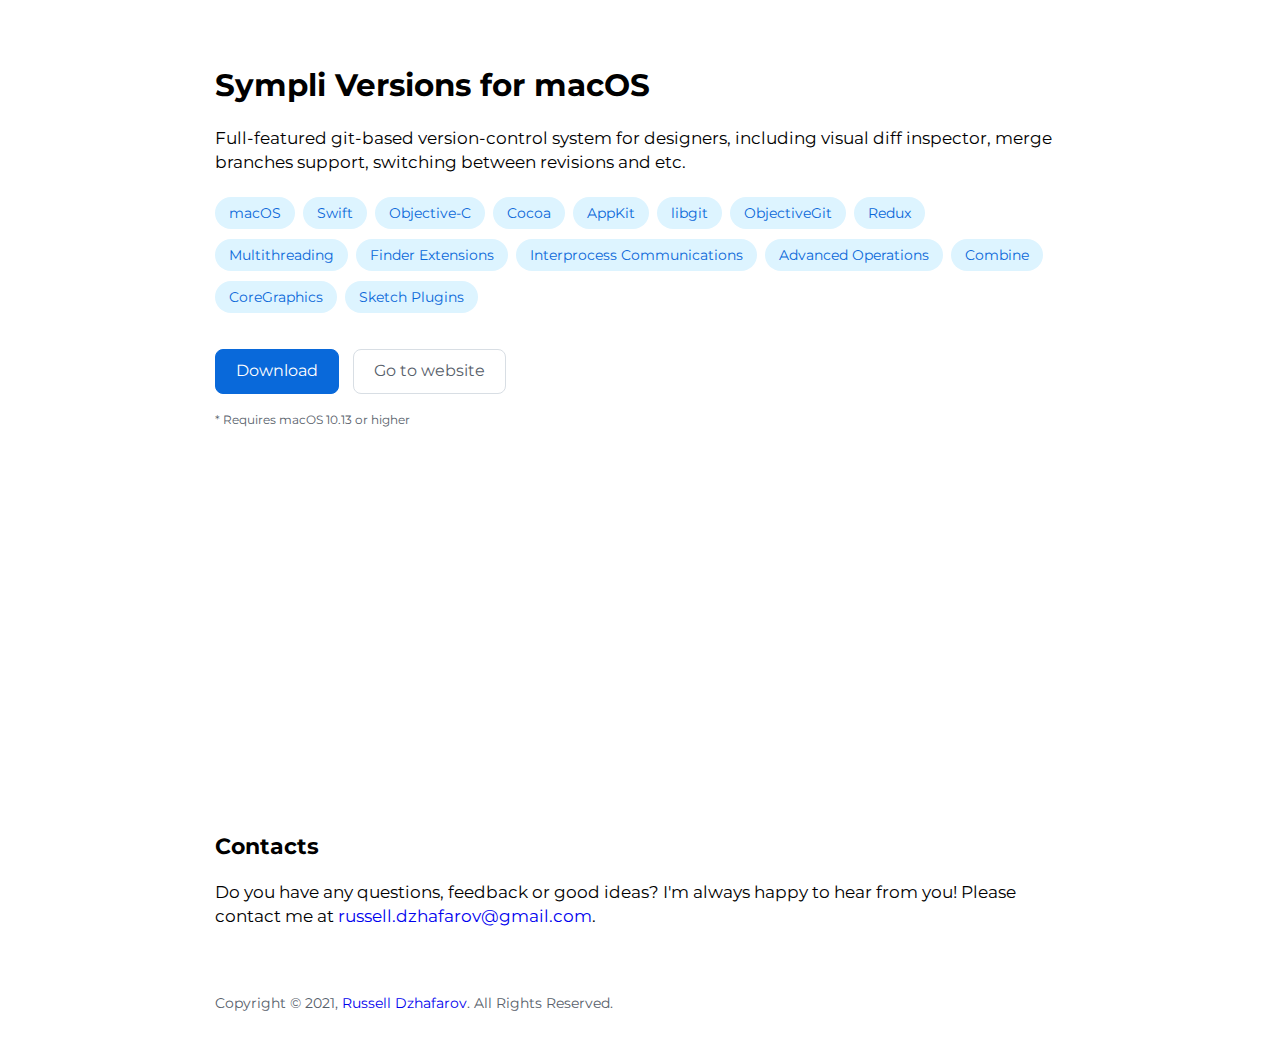
<file: versions.html>
<!DOCTYPE html>
<html lang="en">
<head>
	<meta charset="utf-8">
    <meta http-equiv="X-UA-Compatible" content="IE=edge">
    <meta name="viewport" content="width=device-width, initial-scale=1">
    <title>Sympli Versions for macOS</title>
    <meta name="author" content="Russell Dzhafarov">
    <meta name="description" content="Russell Dzhafarov, a macOS & iOS Software Engineer.">
    <link href="style.css" rel="stylesheet">
    <link href="https://fonts.googleapis.com/css?family=Montserrat:400" rel="stylesheet">
</head>
<html>
	<body>
		<div class="container">
			<header>
				<h1>Sympli Versions for macOS</h1>
				<p>Full-featured git-based version-control system for designers, including visual diff inspector, merge branches support, switching between revisions and etc.</p>
			</header>

			<div>
				<a class="topic-tag" href="#">macOS</a>
				<a class="topic-tag" href="#">Swift</a>
				<a class="topic-tag" href="#">Objective-C</a>
				<a class="topic-tag" href="#">Cocoa</a>
				<a class="topic-tag" href="#">AppKit</a>
				<a class="topic-tag" href="#">libgit</a>
				<a class="topic-tag" href="#">ObjectiveGit</a>
				<a class="topic-tag" href="#">Redux</a>
				<a class="topic-tag" href="#">Multithreading</a>
				<a class="topic-tag" href="#">Finder Extensions</a>
				<a class="topic-tag" href="#">Interprocess Communications</a>
				<a class="topic-tag" href="#">Advanced Operations</a>
				<a class="topic-tag" href="#">Combine</a>
				<a class="topic-tag" href="#">CoreGraphics</a>
				<a class="topic-tag" href="#">Sketch Plugins</a>
			</div>

			<div class="padding-top">
				<a class="btn btn-primary" href="https://app.sympli.io/download/plugin/versions/latest">Download</a>
				<a class="btn btn-secondary" href="https://sympli.io/versions">Go to website</a>
				<p class="os">* Requires macOS 10.13 or higher</p>
			</div>

			<div class="padding-top">
				<iframe width="560" height="315" src="https://www.youtube.com/embed/pGzQrxzYOj4" title="YouTube video player" frameborder="0" allow="accelerometer; autoplay; clipboard-write; encrypted-media; gyroscope; picture-in-picture" allowfullscreen></iframe>
			</div>

			<div class="padding-top">
				<h2>Contacts</h2>
				<p>Do you have any questions, feedback or good ideas? I'm always happy to hear from you! Please contact me at <a href="mailto:russell.dzhafarov@gmail.com">russell.dzhafarov@gmail.com</a>.</p>
			</div>
			
			<!-- Footer -->
			<footer class="footer">
				<p>Copyright © 2021, <a href="https://russelldzhafarov.github.io">Russell Dzhafarov</a>. All Rights Reserved.</p>
			</footer>
		</div>
	</body>
</html>
</file>
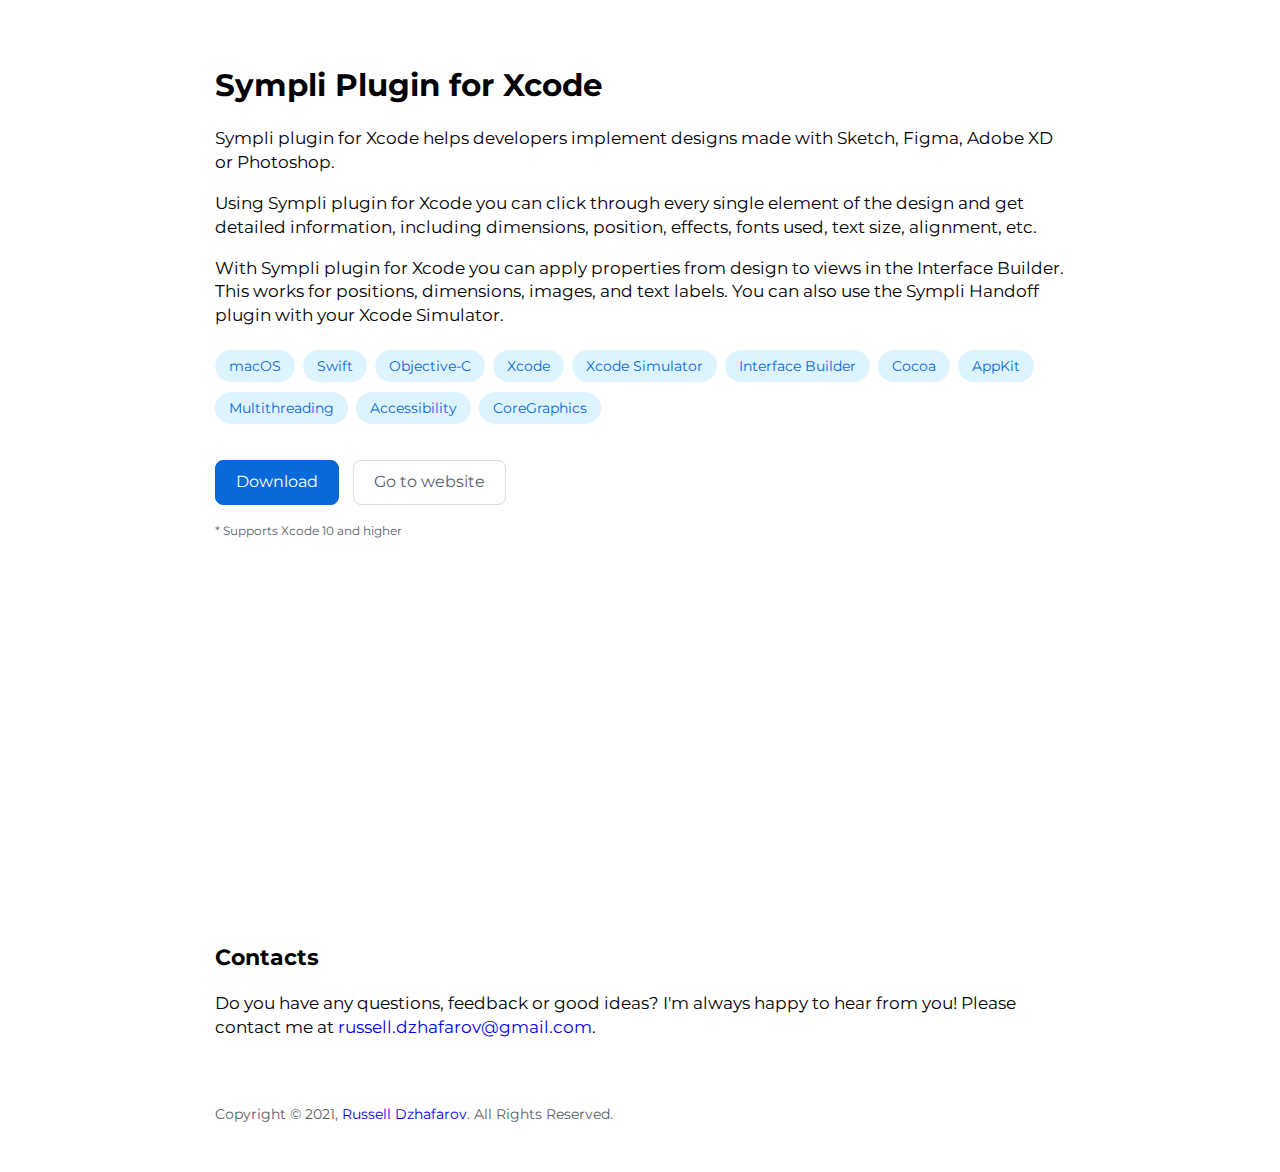
<file: xcode.html>
<!DOCTYPE html>
<html lang="en">
<head>
	<meta charset="utf-8">
    <meta http-equiv="X-UA-Compatible" content="IE=edge">
    <meta name="viewport" content="width=device-width, initial-scale=1">
    <title>Sympli Plugin for Xcode</title>
    <meta name="author" content="Russell Dzhafarov">
    <meta name="description" content="Russell Dzhafarov, a macOS & iOS Software Engineer.">
    <link href="style.css" rel="stylesheet">
    <link href="https://fonts.googleapis.com/css?family=Montserrat:400" rel="stylesheet">
</head>
<html>
	<body>
		<div class="container">
			<header>
				<h1>Sympli Plugin for Xcode</h1>
				<p>Sympli plugin for Xcode helps developers implement designs made with Sketch, Figma, Adobe XD or Photoshop.</p>
				<p>Using Sympli plugin for Xcode you can click through every single element of the design and get detailed information, including dimensions, position, effects, fonts used, text size, alignment, etc.</p>
				<p>With Sympli plugin for Xcode you can apply properties from design to views in the Interface Builder. This works for positions, dimensions, images, and text labels. You can also use the Sympli Handoff plugin with your Xcode Simulator.</p>
			</header>

			<div>
				<a class="topic-tag" href="#">macOS</a>
				<a class="topic-tag" href="#">Swift</a>
				<a class="topic-tag" href="#">Objective-C</a>
				<a class="topic-tag" href="#">Xcode</a>
				<a class="topic-tag" href="#">Xcode Simulator</a>
				<a class="topic-tag" href="#">Interface Builder</a>
				<a class="topic-tag" href="#">Cocoa</a>
				<a class="topic-tag" href="#">AppKit</a>
				<a class="topic-tag" href="#">Multithreading</a>
				<a class="topic-tag" href="#">Accessibility</a>
				<a class="topic-tag" href="#">CoreGraphics</a>
			</div>

			<div class="padding-top">
				<a class="btn btn-primary" href="https://app.sympli.io/download/plugin/xcode/latest">Download</a>
				<a class="btn btn-secondary" href="https://sympli.io/downloads">Go to website</a>
				<p class="os">* Supports Xcode 10 and higher</p>
			</div>

			<div class="padding-top">
				<iframe width="560" height="315" src="https://www.youtube.com/embed/lnb55YXguO4" title="YouTube video player" frameborder="0" allow="accelerometer; autoplay; clipboard-write; encrypted-media; gyroscope; picture-in-picture" allowfullscreen></iframe>
			</div>

			<div class="padding-top">
				<h2>Contacts</h2>
				<p>Do you have any questions, feedback or good ideas? I'm always happy to hear from you! Please contact me at <a href="mailto:russell.dzhafarov@gmail.com">russell.dzhafarov@gmail.com</a>.</p>
			</div>
			
			<!-- Footer -->
			<footer class="footer">
				<p>Copyright © 2021, <a href="https://russelldzhafarov.github.io">Russell Dzhafarov</a>. All Rights Reserved.</p>
			</footer>
		</div>
	</body>
</html>
</file>
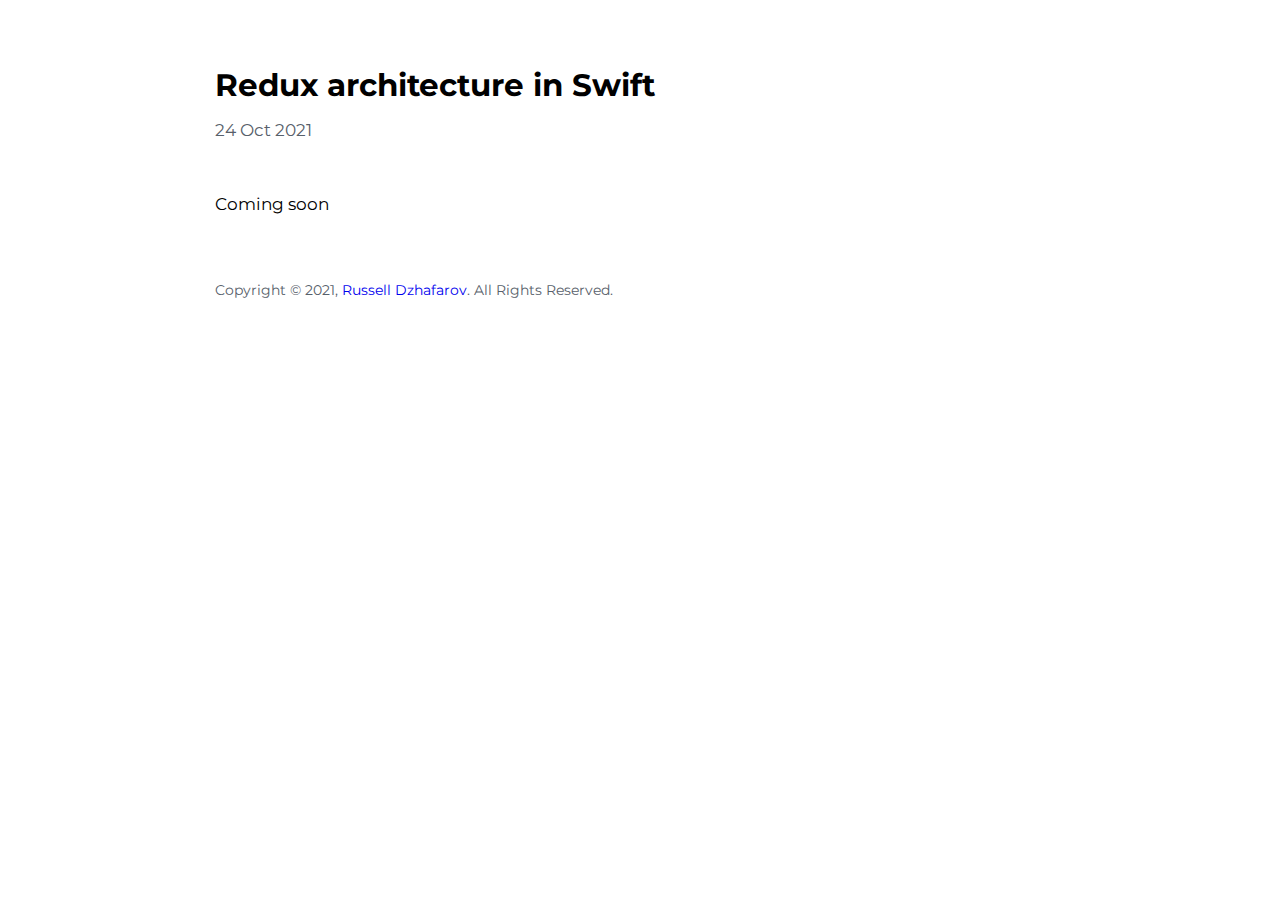
<file: blog/redux/redux.html>
<!DOCTYPE html>
<html lang="en">
<head>
    <meta charset="UTF-8">
    <meta http-equiv="X-UA-Compatible" content="IE=edge">
    <meta name="viewport" content="width=device-width, initial-scale=1.0">
    <title>Document</title>
    <meta name="author" content="Russell Dzhafarov">
    <meta name="description" content="Russell Dzhafarov, a macOS Software Engineer.">
    <link href="../../style.css" rel="stylesheet">
    <link href="https://fonts.googleapis.com/css?family=Montserrat:400" rel="stylesheet">
</head>
<body>
    <div class="container">
        <header>
            <h1>Redux architecture in Swift</h1>

            <time datetime="2021-10-24T00:00:00+00:00" class="post-date">24 Oct 2021</time>
        </header>

        <article>
            <p>Coming soon</p>

        </article>

        <!-- Footer -->
        <footer class="footer">
            <p>Copyright © 2021, <a href="https://russelldzhafarov.github.io">Russell Dzhafarov</a>. All Rights Reserved.</p>
        </footer>
    </div>

    <!-- Yandex.Metrika counter -->
    <script type="text/javascript" >
       (function(m,e,t,r,i,k,a){m[i]=m[i]||function(){(m[i].a=m[i].a||[]).push(arguments)};
       m[i].l=1*new Date();k=e.createElement(t),a=e.getElementsByTagName(t)[0],k.async=1,k.src=r,a.parentNode.insertBefore(k,a)})
       (window, document, "script", "https://mc.yandex.ru/metrika/tag.js", "ym");

       ym(85840035, "init", {
            clickmap:true,
            trackLinks:true,
            accurateTrackBounce:true
       });
    </script>
    <noscript><div><img src="https://mc.yandex.ru/watch/85840035" style="position:absolute; left:-9999px;" alt="" /></div></noscript>
    <!-- /Yandex.Metrika counter -->
</body>
</html>
</file>
<file: style.css>
html {
    font-size: 17px;
}

body {
    color: black;
    background: white;
    font-family: 'Montserrat', 'Helvetica Neue', sans-serif;
    margin: 0;
    padding: 0;
    line-height: 1.4;
}

.header-name {
    line-height: 0.7;
    padding-top: 3px;
}

.title {
    font-size: 24px;
}

.app-padding-top {
    padding-top: 2rem;
}

.app-icon {
    padding-left: 20px;
    padding-right: 40px;
}

.date {
    color: #57606a;
}

.flexbox {
    display: flex;
}

.t__sections {
}

.t__content {
}

.t__data {
    display: flex;
}

.t__info {
    margin-left: 30px;
    margin-bottom: 30px;
}

.t__data h3 {
    margin-top: 0;
}

.t__title {

}

.t__subtitle {
    color: #57606a;
}

.t__date {
    flex: 0 0 180px;
    color: #57606a;
    text-align: right;
    margin-right: 30px;
    margin-top: 2px;
}

.t__bullet {
    display: inline-block;
    width: 14px;
    height: 14px;
    background-color: #d8dee4;
    border-radius: 50%;
    margin-top: 6px;
}

.t__line {
    display: block;
    width: 2px;
    height: 100%;
    background-color: #d8dee4;
    transform: translate(6px, -6px);
}

.subtitle_color {
    color: #57606a;
}

.photo {
    width: 275px;
    height: 275px;
    margin-right: 40px;
    margin-top: 30px;
}

header a {
    text-decoration: none;
}

.display_flex {
    display: flex;
}

.align-items-center {
    align-items: center
}

.os {
    color: #57606a;
    font-size: 12px;
}

.topic-tag {
    padding: 7px 14px;
    margin-right: 4px;
    border-radius: 20px;
    background-color: #ddf4ff;
    color: #0967d9;
    font-size: 14px;
    line-height: 3;
}

.rounded-corners {
    border-radius: 6px;
}

.img {
    max-width: 100%;
    max-height: 100%;
}

.btn {
    text-decoration: none;
    border: none;
    color: white;
    padding: 10px 20px;
    text-align: center;
    display: inline-block;
    font-size: 16px;
    margin: 6px 10px 6px 0px;
    cursor: pointer;
    transition-duration: 0.3s;
}

.btn-primary {
    border-radius: 8px;
    border: 1.5px solid #0969da;
    background-color: #0969da;
    color: white;
}
.btn-primary:hover {
    background-color: white;
    color: #0969da;
}

.btn-secondary {
    border-radius: 8px;
    background-color: white; 
    color: #57606a; 
    border: 1.5px solid #d8dee4;
}
.btn-secondary:hover {
    background-color: #d8dee4;
    color: white;
}

.container {
    max-width: 50rem;
    padding: 2em;
    margin: auto;
}

.container header h1 {
    margin-top: 30px;
    font-size: 1.8rem;
}

.container h2 {
    font-size: 1.3rem;
}

.padding-top {
    padding-top: 1.5rem;
}

.padding-top-rem {
    padding-top: 1rem;
}

.container h3 {
    font-size: 1.1rem;
    /*padding-top: 1rem;*/
}

.container a {
    text-decoration: none;
}

.container ul li:not(:last-child) {
    margin-bottom: 0.3rem;
}

.container article {
    margin-top: 50px;
}

footer.footer {
    /* font-size: 0.8rem; */
    padding-top: 2rem;
}

table.showcase {
    width: 100%;
    border-collapse: collapse;
}

table.showcase tr.logo td {
    padding-top: 1em;
    text-align: center;
}

table.showcase tr.description td {
    font-weight: normal;
    text-align: center;
    padding-top: 1.5em;
    padding-bottom: 1.5em;
}

table.showcase tr.description td p {
    margin-left: 0;
    line-height: 1.4;
}

table.showcase td.col {
    width: 25%;
}

table.showcase td.half {
    width: 50%;
}

table.showcase td {
    padding: 0 15px;
    width: 25%;
    font-weight: lighter;
    color: #57606a;
    vertical-align: top;
}

.margin-left-30 {
    margin-left: 30px;
}

.margin-left-50 {
    margin-left: 50px;
}

.post-date {
    display: block;
    margin-top: -.5rem;
    margin-bottom: 1rem;
    color: #57606a;
}

footer {
    font-size: 14px;
    color: #57606a;
}
</file>
